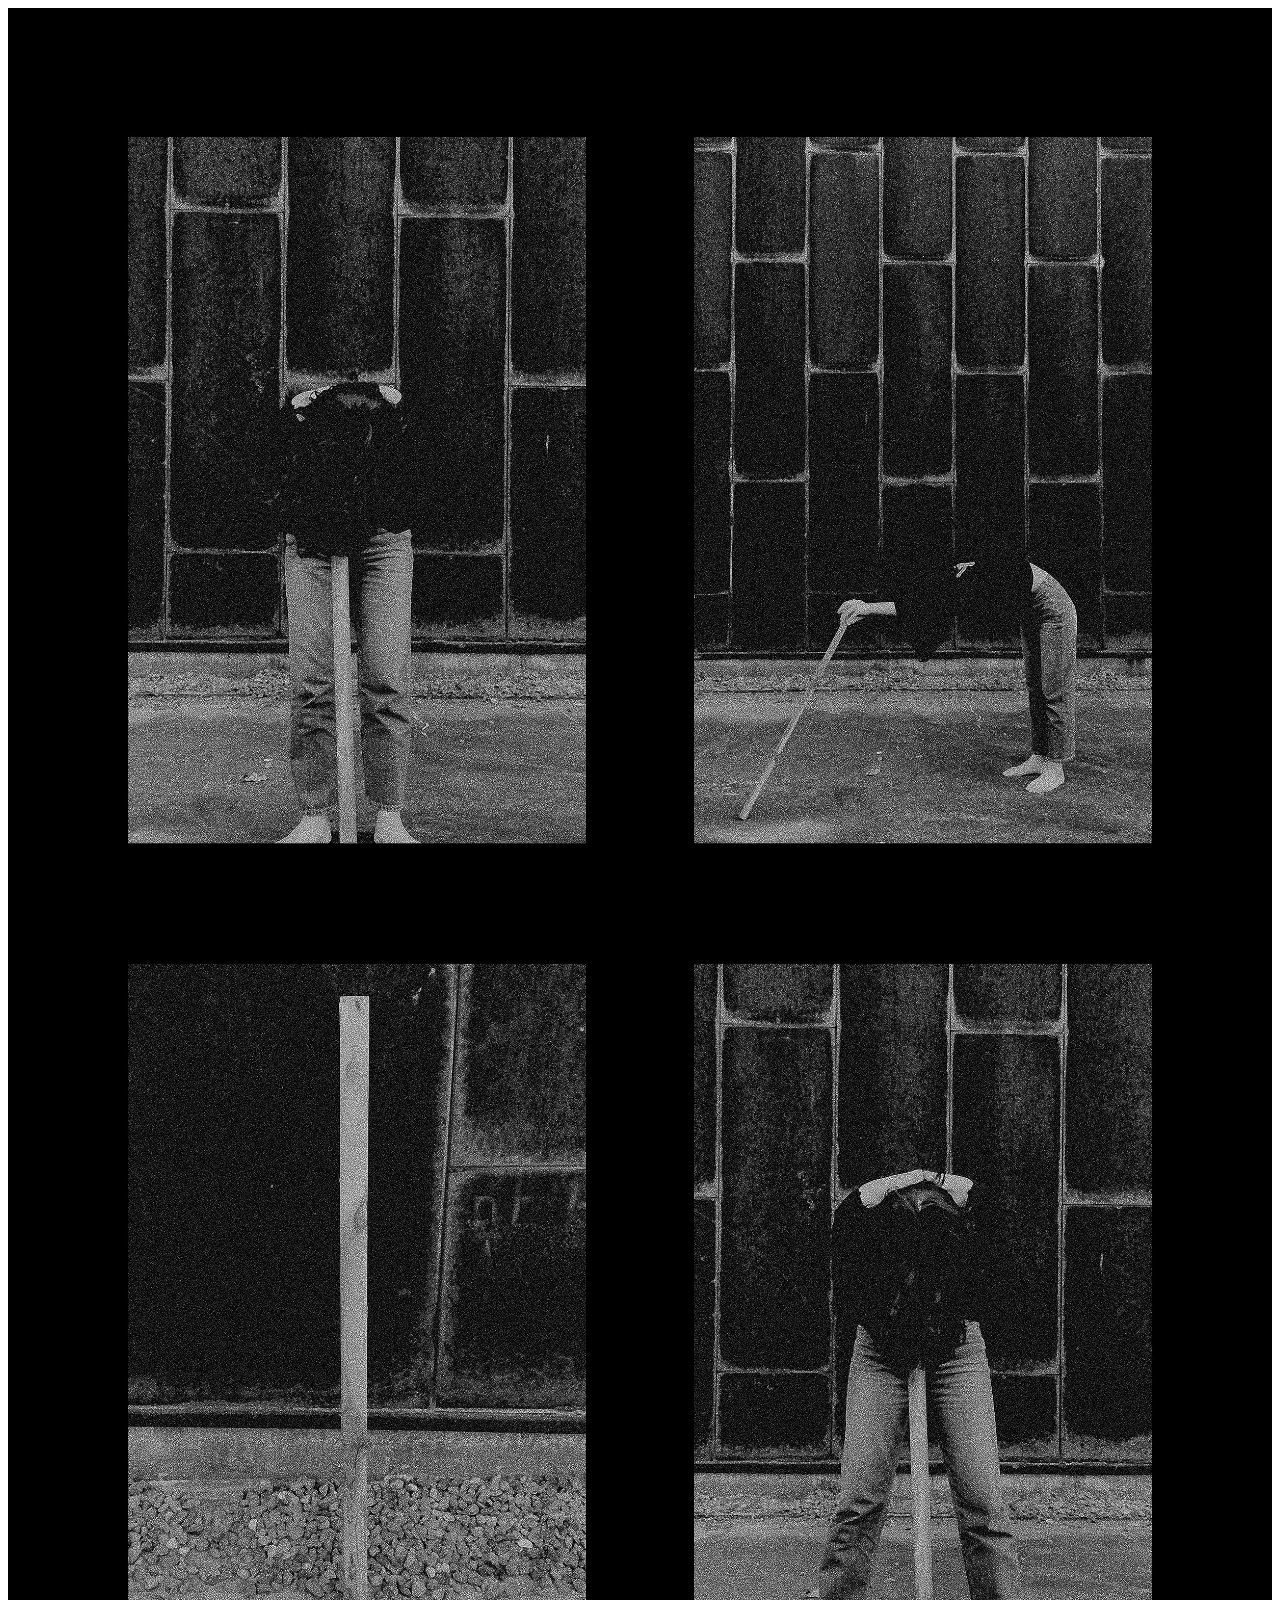
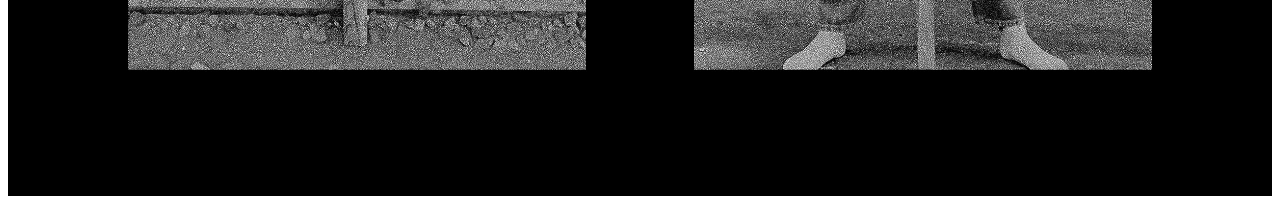
<file: main.html>
<!DOCTYPE html>
<html lang="en">
<head>
    <meta charset="UTF-8">
    <meta name="viewport" content="width=device-width, initial-scale=1.0">
    <title>Video Background HTML</title>
    <style>
    .image-background {
      width: 100%;
      height: auto;
      overflow: hidden;
    }

    .image-background img {
      width: 100%;
      height: auto;
      object-fit: cover;
      display: block;
    }
  </style>
</head>
<body>
<div class="image-background">
  <img src="https://peecha1ban.github.io/hompy/contents/img/welcome.jpg" alt="background image" class="image-foreground">
</div>

<script>
        document.addEventListener('DOMContentLoaded', function() {
            const video = document.getElementById('backgroundVideo');
            let soundEnabled = false;

            function enableSoundAndPlay() {
                if (!soundEnabled) {
                    if (video && video.paused) {
                        const playPromise = video.play();
                        if (playPromise !== undefined) {
                            playPromise.catch(error => {
                                console.log("Autoplay was prevented by the browser. User will need to click to play/unmute.");
                            });
                        }
                    }
                    if (video) {
                        video.muted = false;
                    }
                    soundEnabled = true;

                    document.body.removeEventListener('mousemove', enableSoundAndPlay);
                    document.body.removeEventListener('touchstart', enableSoundAndPlay);
                    console.log("Sound enabled due to user interaction.");
                }
            }

            document.body.addEventListener('mousemove', enableSoundAndPlay);
            document.body.addEventListener('touchstart', enableSoundAndPlay);
        });
    </script>
</body>
</html>
</file>
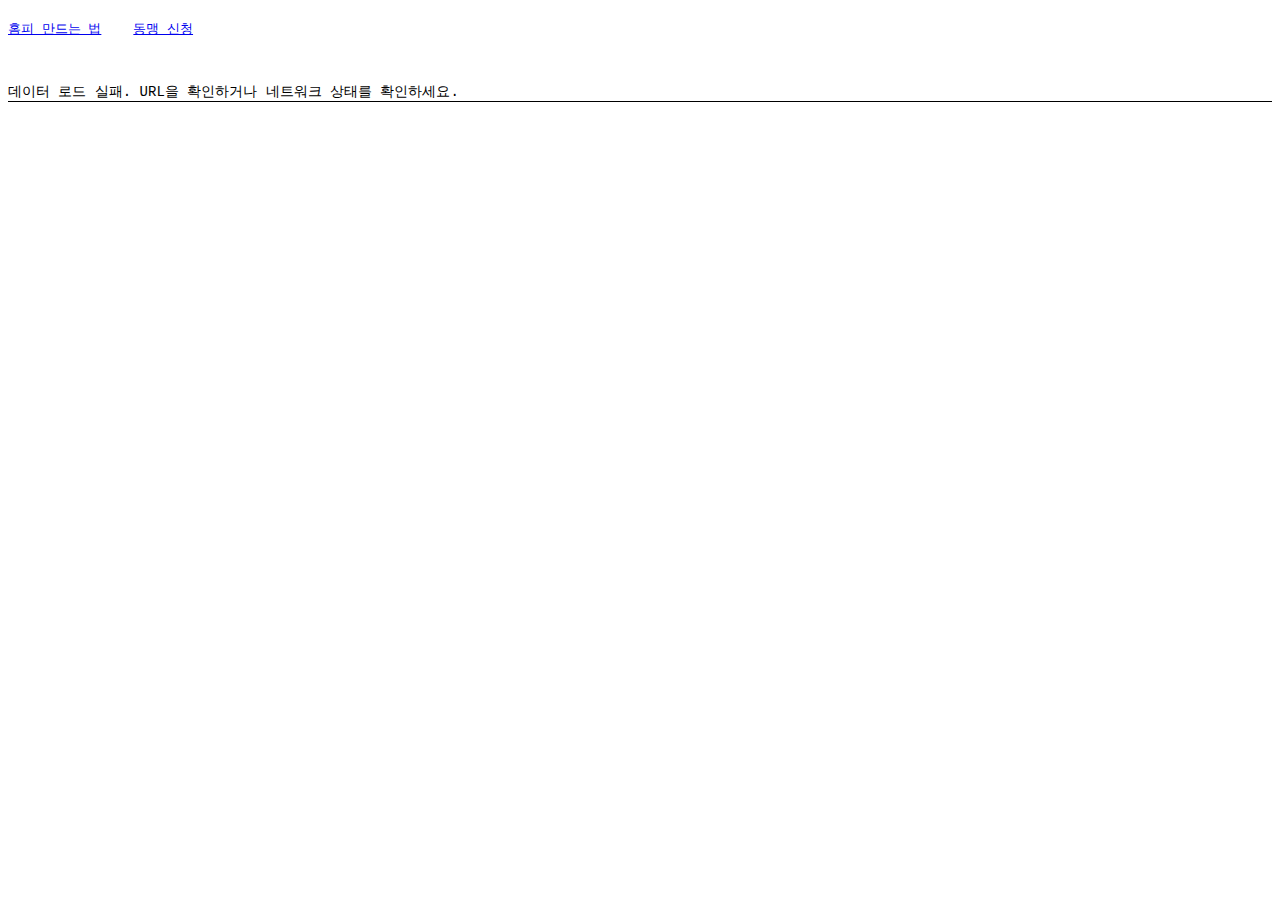
<file: contents/html/listofalliance.html>
<!DOCTYPE html>
<html lang="ko">
<head>
    <meta charset="UTF-8">
    <meta name="viewport" content="width=device-width, initial-scale=1.0">
    <title>동맹 배너 목록</title>
    <style>
        /* 기본 글꼴 및 패딩 설정 */
        body {
            font-family: courier, monospace; /* 글꼴: courier, monospace */
            font-size: 14px; /* 기본 글꼴 크기 */
            padding: 8px; /* 페이지 내부 여백 */
            margin: 0; /* 페이지 외부 여백 없음 */
            padding-bottom: 10rem;
        }
        /* 표 스타일 */
        table {
            width: 100%; /* 표 전체 너비 */
            margin: 0 auto; /* 표 가운데 정렬 */
            border-collapse: collapse; /* 셀 테두리 병합 */
        }
        /* 테이블 헤더(th)와 셀(td)의 기본 스타일 */
        th, td {
            text-align: left; /* 텍스트 왼쪽 정렬 */
            vertical-align: top; /* 내용 상단 정렬 */
            border-bottom: 1px solid #000; /* 하단 테두리 */
            padding: 0; /* 기본 패딩 없음 */
        }
        
        /* 표 행에 마우스를 올렸을 때 배경색 변경 */
        tr:hover {
            background-color: #fff000; /* 노란색 배경 */
        }
        
        /* 테이블 헤더 스타일 */
        th {
            font-weight: bold; /* 글꼴 굵게 */
            font-size: 0.75rem; /* 글꼴 크기 */
            padding-left: 8px; /* 왼쪽 패딩 */
            padding-bottom: 4px; /* 하단 패딩 */
        }
        /* 일반 셀의 최소 너비 */
        td {
            min-width: 90px;
            width: auto;
        }
        /* 배너 셀 스타일 */
        td.banner-cell {
            width: 90px; /* 배너 셀 너비 고정 */
            height: 30px; /* 배너 셀 높이 고정 */
            text-align: center; /* 배너 이미지 가운데 정렬 */
            overflow: hidden; /* 상자 밖으로 나가는 이미지 숨김 */
        }
        /* 배너 이미지 스타일 */
        td.banner-cell img {
            width: 90px; /* GIF 배너 너비 90px로 고정 */
            height: 30px; /* GIF 배너 높이 30px로 고정 */
            object-fit: cover; /* 이미지가 상자를 꽉 채우도록 하되, 비율 유지하며 필요시 잘림 */
            display: block; /* 블록 요소로 만들어 마진 auto 적용 가능하게 함 */
            margin: 0 auto; /* 가로 가운데 정렬 */
        }

        /* Removed .homepage-cell styles as the column is gone */
        /* '홈피 주인' 셀 스타일 */
        td.owner-cell {
            padding-left: 8px;
            padding-top: 7px;
        }
        /* '주제' 셀 스타일 */
        td.topic-cell {
            padding-left: 8px;
            padding-top: 7px;
        }
        /* '소개글' 셀 스타일 */
        td.description-cell {
            padding-left: 8px;
            padding-top: 7px;
        }

        /* --- 모바일 반응형 스타일 (Max-width 768px 이하) --- */
        @media (max-width: 500px) { /* 768px 이하 화면에 적용 */
            table {
                border-collapse: separate; /* 테이블 셀 병합 해제 */
                border-spacing: 0; /* 각 '카드' 사이의 간격 (세로) */
                padding-bottom: 2rem;
            }

            thead {
                display: none; /* 모바일에서는 테이블 헤더 숨기기 (셀이 쌓이므로 의미 없음) */
            }

            tr {
                display: flex; /* 각 행을 Flexbox 컨테이너로 만듭니다 */
                flex-wrap: wrap; /* 내용이 넘치면 다음 줄로 이동합니다 */
                border-top: 1px solid #000; /* 각 동맹 항목에 테두리 추가하여 시각적으로 구분 */
                margin-bottom: 0; /* 기존 tr 하단 마진 제거 */
            }
            
            th, td {
                display: block; /* 모든 셀을 블록 레벨 요소로 만듭니다 (기본적으로 세로로 쌓임) */
                width: auto; /* 너비 자동 조절 */
            }

            td.banner-cell {
                width: 90px; /* 배너 이미지 너비 유지 */
                height: 30px;
                flex-shrink: 0; /* 공간이 부족해도 줄어들지 않음 */
                padding-right: 0.5rem;
            }

            td.owner-cell,
            td.topic-cell {
                display: none;
            }

            td.description-cell {
                flex-grow: 1; /* 소개글 셀이 항상 전체 너비를 차지하여 다음 줄로 이동 */
                padding: 0.4rem 0;
            }
        }
    </style>
</head>
<body>
    <div style="display: flex; gap: 2rem; padding-bottom: 2rem; font-size: 0.8rem;">
    <p><a href="https://docs.google.com/document/d/14Z3Jt_uYfgDts8DDEqMbB1hn93Nu_l0-F7JoXHx-2_s" target="_blank">홈피 만드는 법</a></p>
    <p><a href="https://tally.so/r/n0YBxy" target="_blank">동맹 신청</a></p></div>
    
    <table id="bannerTable">
        <thead>
            <tr>
                <th class="banner-cell"></th> <th class="owner-cell">홈피 주인</th>
                <th class="topic-cell">주제</th>
                <th class="description-cell">소개글</th>
            </tr>
        </thead>
        <tbody>
            </tbody>
    </table>

    <script>
        // Google Sheet의 CSV 게시 URL: 여기에 데이터를 가져올 Google 스프레드시트의 CSV URL을 입력합니다.
        // 이 URL은 스프레드시트에서 "파일 > 공유 > 웹에 게시"를 통해 얻을 수 있습니다.
        const CSV_URL = 'https://docs.google.com/spreadsheets/d/e/2PACX-1vRslE5ib8k-r5LiiYEuAKvv2_Nk93tQqQFTkTIW_dpVf-rjdu3hE6JgclEdHI_I804PxLFxU4ckToIu/pub?output=csv';

        // 데이터를 불러오는 비동기 함수
        async function loadData() {








            try {
                // CSV URL에서 데이터 가져오기
                const response = await fetch(CSV_URL);
                // 응답이 성공적인지 확인
                if (!response.ok) {
                    throw new Error(`HTTP error! status: ${response.status}`);
                }
                // 응답을 텍스트(CSV)로 변환
                const csvText = await response.text();
                // CSV 텍스트를 파싱하여 테이블에 표시
                parseCSV(csvText);
            } catch (error) {
                // 데이터 로드 실패 시 오류 메시지 출력
                console.error('데이터를 불러오는 중 오류 발생:', error);
                document.getElementById('bannerTable').innerHTML = '<tr><td colspan="4">데이터 로드 실패. URL을 확인하거나 네트워크 상태를 확인하세요.</td></tr>';


            }
        }

        // CSV 텍스트를 파싱하여 HTML 테이블에 표시하는 함수
        function parseCSV(csv) {
            // CSV 텍스트를 줄 단위로 분리하고, 비어있는 줄은 제거합니다.
            const lines = csv.split('\n').filter(line => line.trim() !== '');
            // 첫 줄(헤더)을 제외한 데이터 행들을 가져옵니다.
            const dataRows = lines.slice(1); 

            // 테이블의 tbody 요소를 가져옵니다.
            const tbody = document.querySelector('#bannerTable tbody');
            tbody.innerHTML = ''; // 기존 내용을 초기화합니다.

            // 각 데이터 행을 순회하며 처리합니다.
            dataRows.forEach(row => {
                // 쉼표로 값을 분리하고, 따옴표로 묶인 쉼표는 무시합니다. (예: "a,b"는 하나의 값)
                // 값 앞뒤의 공백을 제거하고, 따옴표를 제거합니다.
                const values = row.split(/,(?=(?:(?:[^"]*"){2})*[^"]*$)/).map(value => value.trim().replace(/^"|"$/g, ''));

                // 필요한 최소한의 열(5개)이 있는지 확인합니다.
                if (!values || values.length < 5) return; 

                // CSV 열 순서에 따라 값을 할당합니다.
                const bannerGifUrl = values[0]; // 배너 GIF URL (A열)
                const homepageUrl = values[1]; // 홈피 URL (B열, 현재 사용하지 않음)
                const homepageOwner = values[2]; // 홈피 주인 (C열)
                const topic = values[3]; // 주제 (D열)
                const description = values[4]; // 소개글 (E열)

                // 새로운 테이블 행(tr)을 생성합니다.
                const tr = document.createElement('tr');

                // 홈피 URL이 있다면 전체 행을 클릭 가능하게 만듭니다.
                if (homepageUrl) {
                    tr.style.cursor = 'pointer'; // 마우스 커서를 포인터로 변경하여 클릭 가능함을 나타냄
                    tr.onclick = () => {
                        window.open(homepageUrl, '_blank'); // 새 탭에서 홈피 URL 열기
                    };
                }
                // 1. 배너 GIF 셀 (A열)
                const bannerTd = document.createElement('td');
                bannerTd.classList.add('banner-cell');
                if (bannerGifUrl) {
                    const img = document.createElement('img');
                    img.src = bannerGifUrl; // 이미지 소스 설정
                    img.alt = '배너 GIF'; // 이미지 대체 텍스트
                    bannerTd.appendChild(img); // 셀에 이미지 추가
                } else {
                    bannerTd.textContent = '이미지 없음'; // 이미지가 없으면 텍스트 표시
                }
                tr.appendChild(bannerTd); // 행에 배너 셀 추가

                // 2. 홈피 주인 셀 (C열)
                const ownerTd = document.createElement('td');
                ownerTd.classList.add('owner-cell');
                ownerTd.textContent = homepageOwner || '-'; // 값이 없으면 '-' 표시
                tr.appendChild(ownerTd); // 행에 홈피 주인 셀 추가

                // 3. 주제 셀 (D열)
                const topicTd = document.createElement('td');
                topicTd.classList.add('topic-cell');
                topicTd.textContent = topic || '-'; // 값이 없으면 '-' 표시
                tr.appendChild(topicTd); // 행에 주제 셀 추가

                // 4. 소개글 셀 (E열)
                const descriptionTd = document.createElement('td');
                descriptionTd.classList.add('description-cell');
                descriptionTd.textContent = description || '-'; // 값이 없으면 '-' 표시
                tr.appendChild(descriptionTd); // 행에 소개글 셀 추가

                tbody.appendChild(tr); // tbody에 완성된 행 추가
            });
        }

        // 페이지 로드 시 데이터 불러오기 함수 호출
        document.addEventListener('DOMContentLoaded', loadData);

    </script>

</body>
</html>
</file>
